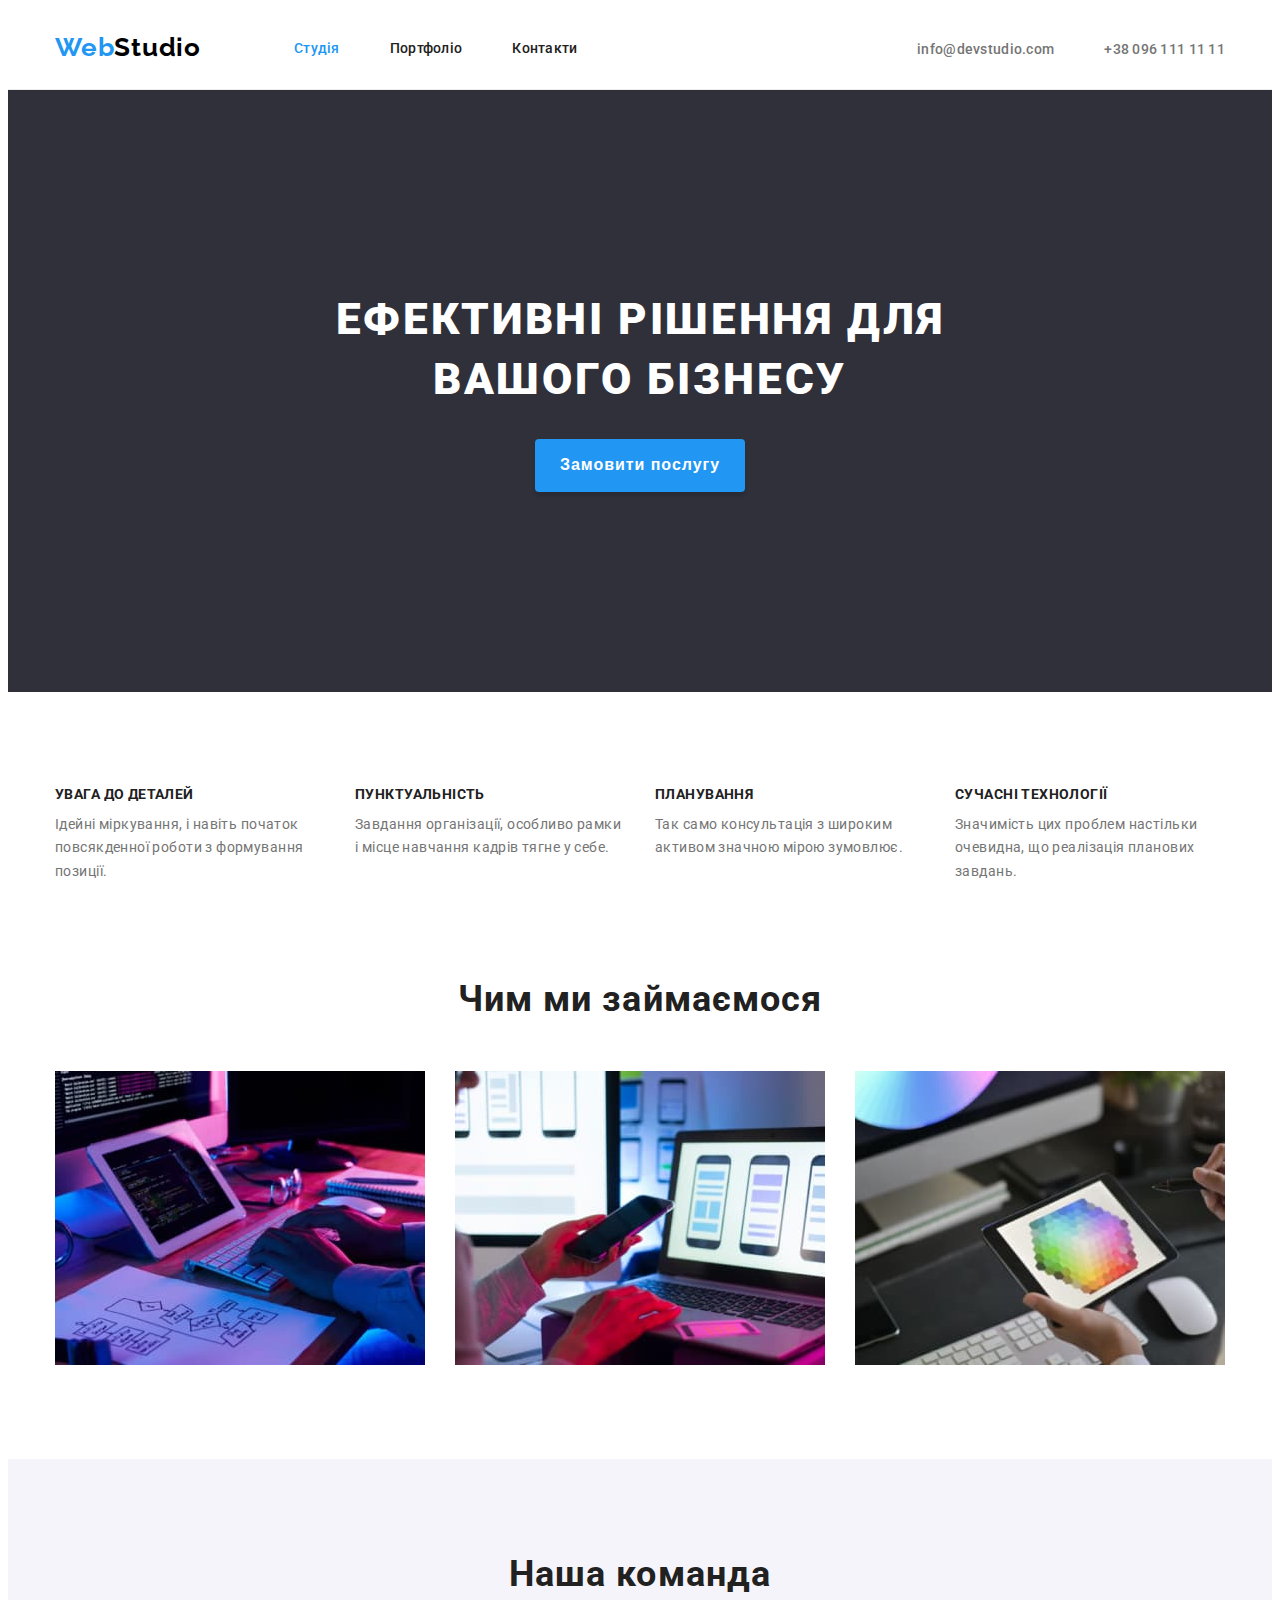
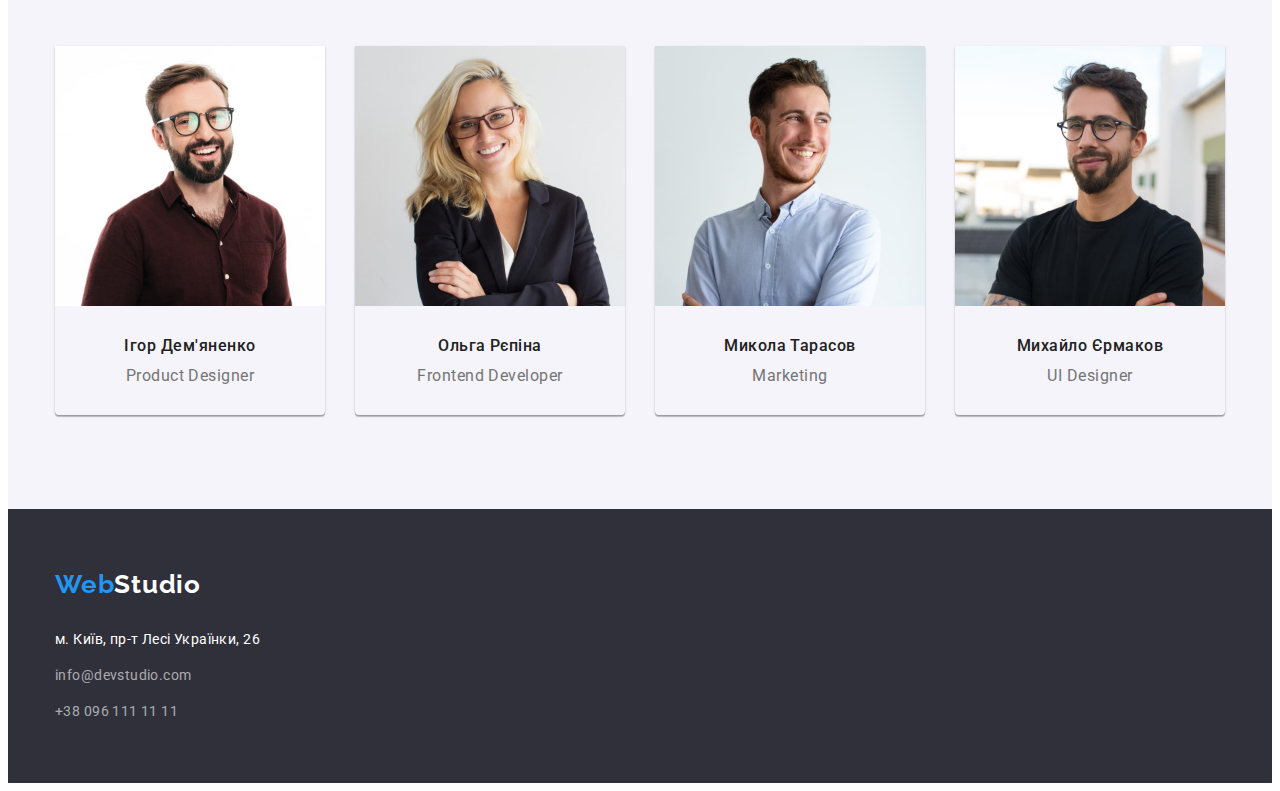
<file: index.html>
<!DOCTYPE html>
<html lang="uk">
  <head>
    <meta charset="UTF-8" />
    <meta name="viewport" content="width=device-width, initial-scale=1.0" />
    <title>WebStudio</title>
    <link rel="preconnect" href="https://fonts.googleapis.com" />
    <link rel="preconnect" href="https://fonts.gstatic.com" crossorigin />
    <link
      href="https://fonts.googleapis.com/css2?family=Raleway:wght@700&family=Roboto:wght@400;500;700;900&display=swap"
      rel="stylesheet"
    />
    <link
      rel="stylesheet"
      href="https://cdnjs.cloudflare.com/ajax/libs/modern-normalize/2.0.0/modern-normalize.min.css"
      integrity="sha512-4xo8blKMVCiXpTaLzQSLSw3KFOVPWhm/TRtuPVc4WG6kUgjH6J03IBuG7JZPkcWMxJ5huwaBpOpnwYElP/m6wg=="
      crossorigin="anonymous"
      referrerpolicy="no-referrer"
    />
    <link rel="stylesheet" href="./css/styles.css" />
  </head>
  <body>
    <!-- Шапка -->
    <header class="page-header">
      <div class="container header-container">
        <nav class="page-nav">
          <a
            class="logo"
            href="./index.html"
            aria-label="Логотип сайту Вебстудіо"
            >Web<span class="nav-logo">Studio</span></a
          >
          <ul class="nav-list list">
            <li class="nav-item">
              <a class="nav-link studio-link" href="./index.html">Студія</a>
            </li>
            <li class="nav-item">
              <a class="nav-link" href="./portfolio.html">Портфоліо</a>
            </li>
            <li class="nav-item"><a class="nav-link" href="#">Контакти</a></li>
          </ul>
        </nav>
        <ul class="contact-list list">
          <li class="contact-item">
            <a class="contact-link link" href="mailto:info@devstudio.com"
              >info@devstudio.com</a
            >
          </li>
          <li class="contact-item">
            <a class="contact-link link" href="tel:+380961111111"
              >+38 096 111 11 11</a
            >
          </li>
        </ul>
      </div>
    </header>

    <!--Головний блок-->

    <main>
      <!-- Блок-герой -->
      <section class="hero">
        <div class="container">
          <h1>Ефективні рішення для вашого бізнесу</h1>
          <button class="button" type="button">Замовити послугу</button>
        </div>
      </section>
      <!-- Особливості -->
      <section class="benefits-section section">
        <div class="container">
          <h2 class="section-tittle visually-hidden">Наші особливості</h2>
          <ul class="benefits-list list">
            <li class="benefits-item">
              <h3 class="benefits-subtittle">УВАГА ДО ДЕТАЛЕЙ</h3>
              <p class="benefits-text">
                Ідейні міркування, і навіть початок повсякденної роботи з
                формування позиції.
              </p>
            </li>
            <li class="benefits-item">
              <h3 class="benefits-subtittle">ПУНКТУАЛЬНІСТЬ</h3>
              <p class="benefits-text">
                Завдання організації, особливо рамки і місце навчання кадрів
                тягне у себе.
              </p>
            </li>
            <li class="benefits-item">
              <h3 class="benefits-subtittle">ПЛАНУВАННЯ</h3>
              <p class="benefits-text">
                Так само консультація з широким активом значною мірою зумовлює.
              </p>
            </li>
            <li class="benefits-item">
              <h3 class="benefits-subtittle">СУЧАСНІ ТЕХНОЛОГІЇ</h3>
              <p class="benefits-text">
                Значимість цих проблем настільки очевидна, що реалізація
                планових завдань.
              </p>
            </li>
          </ul>
        </div>
      </section>
      <!-- Чим ми займаємося -->
      <section class="gallery-section section">
        <div class="container">
          <h2 class="section-tittle">Чим ми займаємося</h2>
          <ul class="gallery-list list">
            <li class="gallery-item">
              <img
                class="gsllery-image img"
                src="./img/tasks/wright_code.jpg"
                alt="розробник пише код"
                width="370"
                height="294"
              />
            </li>
            <li class="gallery-item">
              <img
                class="gsllery-image img"
                src="./img/tasks/design_for_smartphones.jpg"
                alt="дизайнер розробляє дизайн сторінки під смартфон"
                width="370"
                height="294"
              />
            </li>
            <li class="gallery-item">
              <img
                class="gsllery-image img"
                src="./img/tasks/palitra.jpg"
                alt="дизайнер обирає колір на палітрі"
                width="370"
                height="294"
              />
            </li>
          </ul>
        </div>
      </section>
      <!-- Наша команда -->
      <section class="team-section section">
        <div class="container">
          <h2 class="section-tittle">Наша команда</h2>
          <ul class="team-list list">
            <li class="team-item">
              <img
                class="team-image img"
                src="./img/team/igor.jpg"
                alt="Ігора Дем'яненко"
                width="270"
                height="260"
              />
              <div class="team-conteiner">
                <h3 class="team-subtittle">Ігор Дем'яненко</h3>
                <p class="team-text">Product Designer</p>
              </div>
            </li>
            <li class="team-item">
              <img
                class="team-image img"
                src="./img/team/olga.jpg"
                alt="фото Ольги Рєпіної"
                width="270"
                height="260"
              />
              <div class="team-conteiner">
                <h3 class="team-subtittle">Ольга Рєпіна</h3>
                <p class="team-text">Frontend Developer</p>
              </div>
            </li>
            <li class="team-item">
              <img
                class="team-image img"
                src="./img/team/mykola.jpg"
                alt="фото Миколи Тарасова"
                width="270"
                height="260"
              />
              <div class="team-conteiner">
                <h3 class="team-subtittle">Микола Тарасов</h3>
                <p class="team-text">Marketing</p>
              </div>
            </li>
            <li class="team-item">
              <img
                class="team-image img"
                src="./img/team/myhailo.jpg"
                alt="фото Михайла Єрмакова"
                width="270"
                height="260"
              />
              <div class="team-conteiner">
                <h3 class="team-subtittle">Михайло Єрмаков</h3>
                <p class="team-text">UI Designer</p>
              </div>
            </li>
          </ul>
        </div>
      </section>
    </main>
    <!-- Підвал -->
    <footer class="page-footer">
      <div class="container">
        <a class="logo logo-footer" href="./index.html"
          >Web<span class="footer-logo">Studio</span></a
        >
        <address class="address">
          <p class="address-text">м. Київ, пр-т Лесі Українки, 26</p>
          <ul class="address list">
            <li class="address-item">
              <a class="address-link" href="mailto:info@devstudio.com"
                >info@devstudio.com</a
              >
            </li>
            <li class="address-item">
              <a class="address-link" href="tel:+380961111111"
                >+38 096 111 11 11</a
              >
            </li>
          </ul>
        </address>
      </div>
    </footer>
  </body>
</html>
</file>
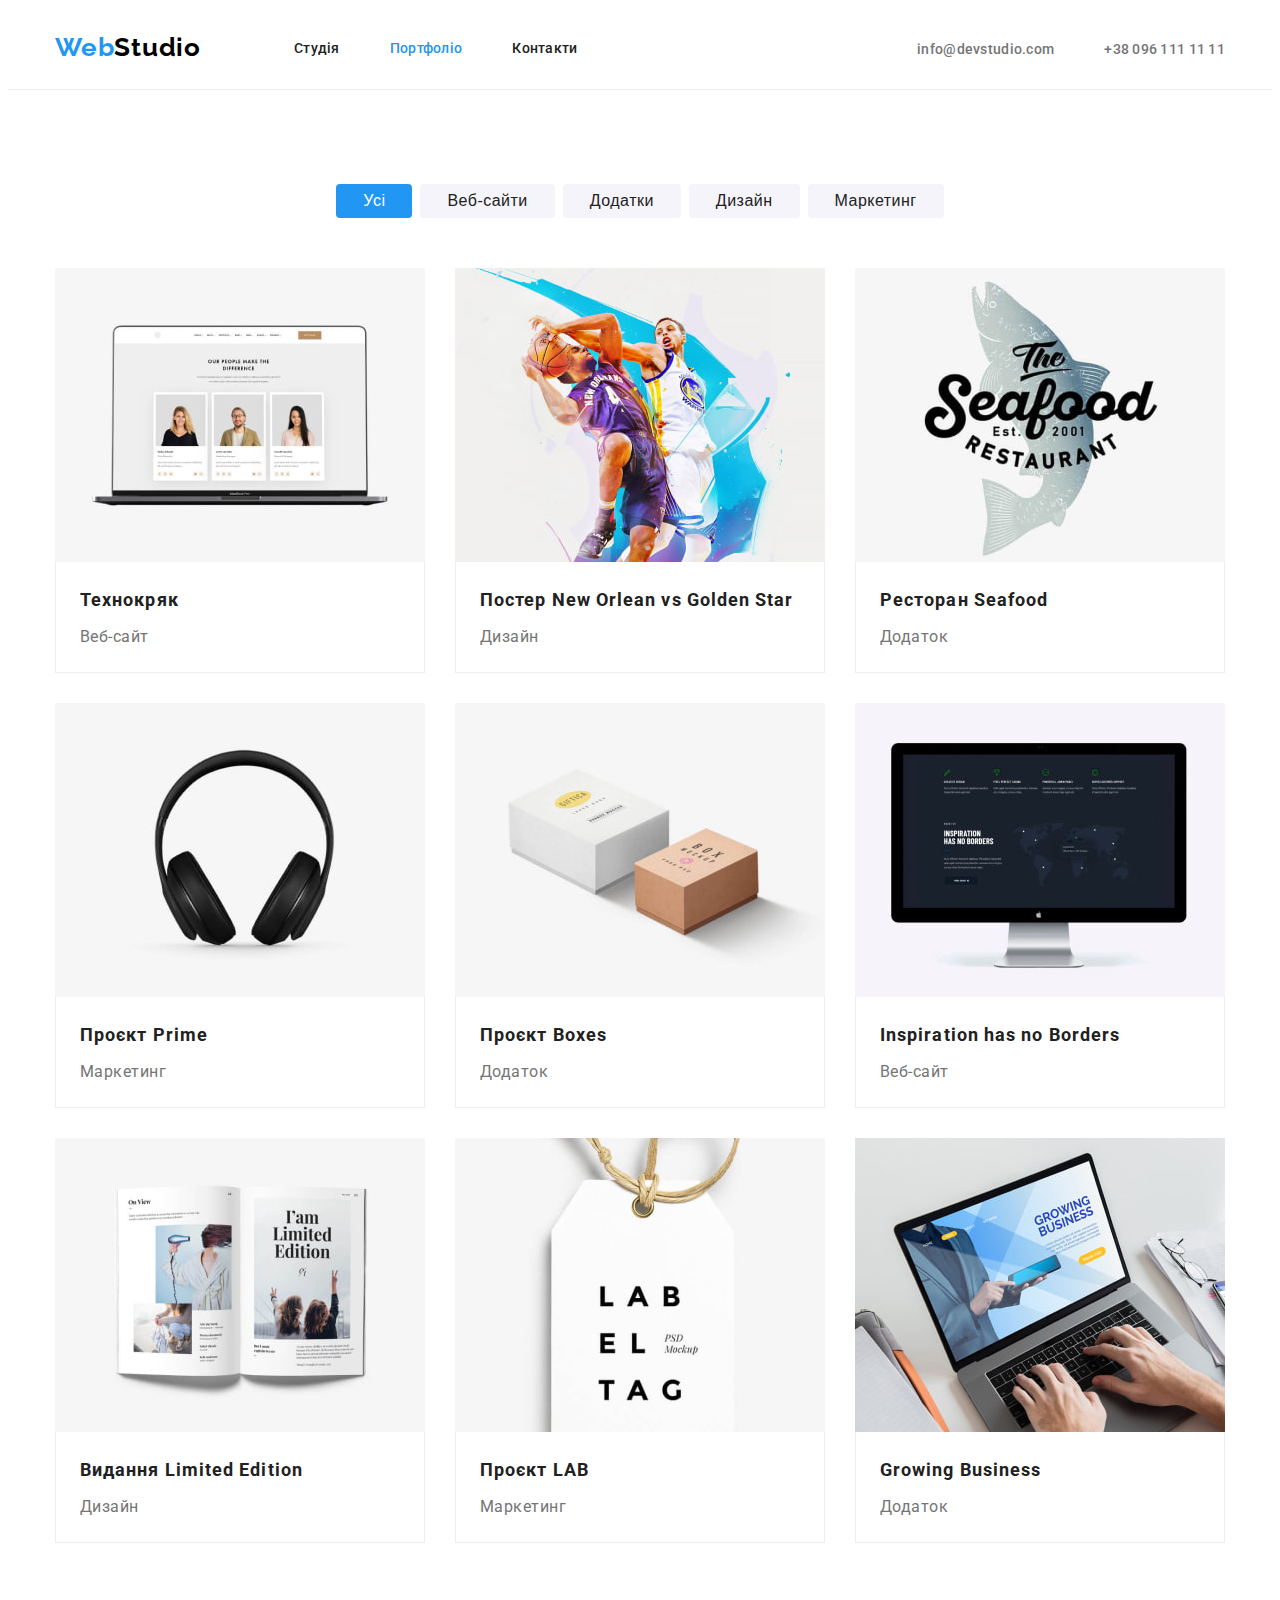
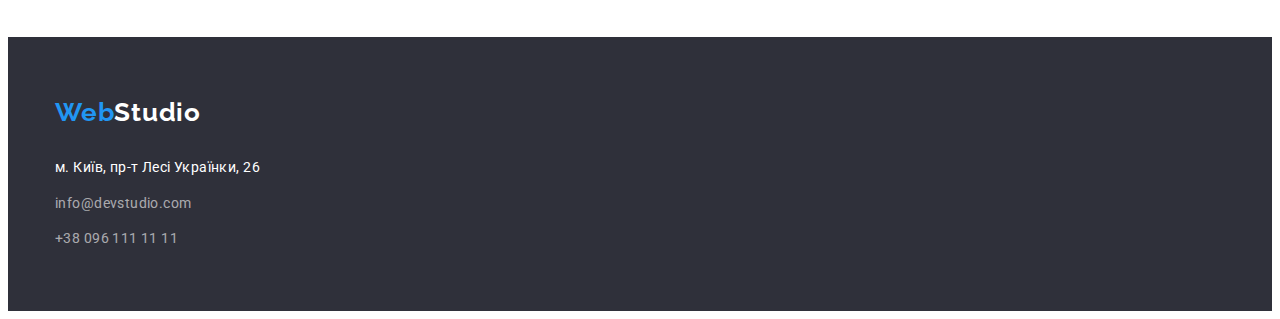
<file: portfolio.html>
<!DOCTYPE html>
<html lang="uk">
  <head>
    <meta charset="UTF-8" />
    <meta name="viewport" content="width=device-width, initial-scale=1.0" />
    <title>Portfolio</title>
    <link rel="preconnect" href="https://fonts.googleapis.com" />
    <link rel="preconnect" href="https://fonts.gstatic.com" crossorigin />
    <link
      href="https://fonts.googleapis.com/css2?family=Raleway:wght@700&family=Roboto:wght@400;500;700;900&display=swap"
      rel="stylesheet"
    />
    <link
      rel="stylesheet"
      href="https://cdnjs.cloudflare.com/ajax/libs/modern-normalize/2.0.0/modern-normalize.min.css"
      integrity="sha512-4xo8blKMVCiXpTaLzQSLSw3KFOVPWhm/TRtuPVc4WG6kUgjH6J03IBuG7JZPkcWMxJ5huwaBpOpnwYElP/m6wg=="
      crossorigin="anonymous"
      referrerpolicy="no-referrer"
    />
    <link rel="stylesheet" href="./css/styles.css" />
  </head>
  <body>
    <!-- Шапка -->
    <header class="page-header">
      <div class="container header-container">
        <nav class="page-nav">
          <a
            class="logo"
            href="./index.html"
            aria-label="Логотип сайту Вебстудіо"
            >Web<span class="nav-logo">Studio</span></a
          >
          <ul class="nav-list list">
            <li class="nav-item">
              <a class="nav-link" href="./index.html">Студія</a>
            </li>
            <li class="nav-item">
              <a class="nav-link portfolio-link" href="./portfolio.html"
                >Портфоліо</a
              >
            </li>
            <li class="nav-item"><a class="nav-link" href="#">Контакти</a></li>
          </ul>
        </nav>
        <ul class="contact-list list">
          <li class="contact-item">
            <a class="contact-link link" href="mailto:info@devstudio.com"
              >info@devstudio.com</a
            >
          </li>
          <li class="contact-item">
            <a class="contact-link link" href="tel:+380961111111"
              >+38 096 111 11 11</a
            >
          </li>
        </ul>
      </div>
    </header>

    <!-- Головний блок -->

    <main>
      <!-- Портфоліо -->
        <section class="portfolio-section section">
          <div class="container">
            <h1 class="section-tittle visually-hidden">Наше портфоліо</h1>
          <ul class="portfolio-list list">
            <li class="portfolio-item">
              <button class="btn btn-first" type="button">Усі</button>
            </li>
            <li class="portfolio-item">
              <button class="btn" type="button">Веб-сайти</button>
            </li>
            <li class="portfolio-item">
              <button class="btn" type="button">Додатки</button>
            </li>
            <li class="portfolio-item">
              <button class="btn" type="button">Дизайн</button>
            </li>
            <li class="portfolio-item">
              <button class="btn" type="button">Маркетинг</button>
            </li>
          </ul>
          <ul class="portfolio-items list">
            <li class="item">
              <a class="link-item" href="#">
                <img
                  class="image-item img"
                  src="./img/portfolio/portfolio-img-1.jpg"
                  alt="зображення веб-сайту, відкритому на ноутбуці"
                  width="370"
                  height="294"
                />
                <div class="card-container">
                  <h2 class="tittle-item">Технокряк</h2>
                  <p class="text-item">Веб-сайт</p>
                </div>
              </a>
            </li>
            <li class="item">
              <a class="link-item" href="#">
                <img
                  class="image-item img"
                  src="./img/portfolio/portfolio-img-2.jpg"
                  alt="постер з баскедболістами"
                  width="370"
                  height="294"
                />
                <div class="card-container">
                  <h2 class="tittle-item">Постер New Orlean vs Golden Star</h2>
                  <p class="text-item">Дизайн</p>
                </div>
              </a>
            </li>
            <li class="item">
              <a class="link-item" href="#">
                <img
                  class="image-item img"
                  src="./img/portfolio/portfolio-img-3.jpg"
                  alt="логотип ресторану"
                  width="370"
                  height="294"
                />
                <div class="card-container">
                  <h2 class="tittle-item">Ресторан Seafood</h2>
                  <p class="text-item">Додаток</p>
                </div>
              </a>
            </li>
            <li class="item">
              <a class="link-item" href="#">
                <img
                  class="image-item img"
                  src="./img/portfolio/portfolio-img-4.jpg"
                  alt="фото навушників"
                  width="370"
                  height="294"
                />
                <div class="card-container">
                  <h2 class="tittle-item">Проєкт Prime</h2>
                  <p class="text-item">Маркетинг</p>
                </div>
              </a>
            </li>
            <li class="item">
              <a class="link-item" href="#">
                <img
                  class="image-item img"
                  src="./img/portfolio/portfolio-img-5.jpg"
                  alt="біла та коричнева коробка"
                  width="370"
                  height="294"
                />
                <div class="card-container">
                  <h2 class="tittle-item">Проєкт Boxes</h2>
                  <p class="text-item">Додаток</p>
                </div>
              </a>
            </li>
            <li class="item">
              <a class="link-item" href="#">
                <img
                  class="image-item img"
                  src="./img/portfolio/portfolio-img-6.jpg"
                  alt="зображення веб-сайту, відкритому на аймак"
                  width="370"
                  height="294"
                />
                <div class="card-container">
                  <h2 class="tittle-item">Inspiration has no Borders</h2>
                  <p class="text-item">Веб-сайт</p>
                </div>
              </a>
            </li>
            <li class="item">
              <a class="link-item" href="#">
                <img
                  class="image-item img"
                  src="./img/portfolio/portfolio-img-7.jpg"
                  alt="розгорнутий журнал"
                  width="370"
                  height="294"
                />
                <div class="card-container">
                  <h2 class="tittle-item">Видання Limited Edition</h2>
                  <p class="text-item">Дизайн</p>
                </div>
              </a>
            </li>
            <li class="item">
              <a class="link-item" href="#">
                <img
                  class="image-item img"
                  src="./img/portfolio/portfolio-img-8.jpg"
                  alt="лейбл на нитці"
                  width="370"
                  height="294"
                />
                <div class="card-container">
                  <h2 class="tittle-item">Проєкт LAB</h2>
                  <p class="text-item">Маркетинг</p>
                </div>
              </a>
            </li>
            <li class="item">
              <a class="link-item" href="#">
                <img
                  class="image-item img"
                  src="./img/portfolio/portfolio-img-9.jpg"
                  alt="веб-додаток відкритий на ноутбуці"
                  width="370"
                  height="294"
                />
                <div class="card-container">
                  <h2 class="tittle-item">Growing Business</h2>
                  <p class="text-item">Додаток</p>
                </div>
              </a>
            </li>
          </ul>
          </div>
        </section>
    </main>
    <!-- Підвал -->
    <footer class="page-footer">
      <div class="container">
        <a class="logo logo-footer" href="./index.html"
          >Web<span class="footer-logo">Studio</span></a
        >
        <address class="address">
          <p class="address-text">м. Київ, пр-т Лесі Українки, 26</p>
          <ul class="address list">
            <li class="address-item">
              <a class="address-link" href="mailto:info@devstudio.com"
                >info@devstudio.com</a
              >
            </li>
            <li class="address-item">
              <a class="address-link" href="tel:+380961111111"
                >+38 096 111 11 11</a
              >
            </li>
          </ul>
        </address>
      </div>
    </footer>
  </body>
</html>
</file>
<file: css/styles.css>
:root {
  --background-color-1: #ffffff;
  --background-color-2: #f5f4fa;
  --background-color-3: #2f303a;
  --accent-color: #2196f3;
  --main-black-color: #212121;
  --text-color: #757575;
  --footer-link-color: rgba(255, 255, 255, 0.6);
  --border-color: #ececec;
  --border-second-color: #eeeeee;
}
*,
*::before,
*::after {
  box-sizing: border-box;
}
body {
  background-color: var(--background-color-1);
  font-family: 'Roboto', sans-serif;
}
h1,
h2,
h3,
h4,
h5,
h6,
p {
  margin: 0;
  padding: 0;
}
.container {
  max-width: 1200px;
  margin: 0 auto;
  padding-left: 15px;
  padding-right: 15px;
}
.section {
  padding-top: 94px;
  padding-bottom: 94px;
}
.list {
  list-style: none;

  margin: 0;
  padding: 0;
}
/* Сторінка "Студія" */
/* Шапка */
.page-header {
  border-bottom: 1px solid var(--border-color);
}
.header-container {
  display: flex;
  align-items: center;
}
.page-nav {
  display: flex;
  align-items: center;
}
.logo {
  padding-top: 24px;
  padding-bottom: 25px;

  color: var(--accent-color);

  font-family: 'Raleway', sans-serif;
  text-decoration: none;
  font-size: 26px;
  font-weight: 700;
  line-height: 1.2;
  letter-spacing: 0.78px;
}
.nav-logo {
  color: #000000;
}
.nav-list {
  display: flex;
  align-items: center;
  margin-left: 93px;

  list-style: none;
}
.nav-item:not(:last-child) {
  margin-right: 50px;
}
.nav-link {
  display: block;
  padding-top: 32px;
  padding-bottom: 32px;

  color: var(--main-black-color);

  font-size: 14px;
  font-weight: 500;
  line-height: 1.2;
  letter-spacing: 0.28px;
  text-decoration: none;
}
.studio-link {
  color: var(--accent-color);
}
.nav-link:hover,
.nav-link:focus,
.nav-link:active {
  color: var(--accent-color);
}
.contact-list {
  display: flex;
  margin-left: auto;
}
.contact-item:not(:last-child) {
  margin-right: 50px;
}
.contact-link {
  padding-top: 32px;
  padding-bottom: 32px;

  color: var(--text-color);

  text-decoration: none;
  font-size: 14px;
  font-weight: 500;
  line-height: 1.2;
  letter-spacing: 0.28px;
}
.contact-link:hover,
.contact-link:focus {
  color: var(--accent-color);
}

/* Основний блок */
.section-tittle {
  color: var(--main-black-color);
  text-align: center;
  font-size: 36px;
  font-weight: 700;
  line-height: 1.2;
  letter-spacing: 1.08px;
}

/* Герой */
.hero {
  background-color: var(--background-color-3);

  text-align: center;

  padding-top: 200px;
  padding-bottom: 200px;
}
h1 {
  width: 696px;
  margin-right: auto;
  margin-left: auto;

  color: var(--background-color-1);

  margin-bottom: 30px;

  font-size: 44px;
  font-weight: 900;
  line-height: 1.36;
  letter-spacing: 2.64px;
  text-transform: uppercase;
}
.button {
  display: block;
  margin-right: auto;
  margin-left: auto;

  color: var(--background-color-1);
  background-color: var(--accent-color);

  min-width: 200px;
  padding-top: 10px;
  padding-right: 24px;
  padding-bottom: 10px;
  padding-left: 24px;

  border: 1px solid transparent;
  border-radius: 4px;
  box-shadow: 0px 4px 4px 0px rgba(0, 0, 0, 0.15);

  font-size: 16px;
  font-weight: 700;
  line-height: 1.9;
  letter-spacing: 0.96px;
  cursor: pointer;
}

/* Особливості */
.benefits-section {
  padding-bottom: 0;
}
.visually-hidden {
  position: absolute;
  width: 1px;
  height: 1px;
  margin: -1px;
  border: 0;
  padding: 0;

  white-space: nowrap;
  clip-path: inset(100%);
  clip: rect(0 0 0 0);
  overflow: hidden;
}

.benefits-list {
  display: flex;
}
.benefits-item {
  width: 270px;
}
.benefits-item:not(:last-child) {
  margin-right: 30px;
}
.benefits-subtittle {
  color: var(--main-black-color);

  font-size: 14px;
  font-weight: 700;
  line-height: 1.2;
  letter-spacing: 0.42px;
  text-transform: uppercase;

  margin-bottom: 10px;
}
.benefits-text {
  color: var(--text-color);

  font-size: 14px;
  line-height: 1.7;
  letter-spacing: 0.42px;
}

/* Галерея */
.section-tittle {
  margin-bottom: 50px;
}
.gallery-list {
  display: flex;
  gap: 30px;
}
.img {
  display: block;
}

/* Команда */
.team-section {
  background-color: var(--background-color-2);
}
.team-list {
  display: flex;
  gap: 30px;
}
.team-item {
  border-bottom-right-radius: 4px;
  border-bottom-left-radius: 4px;
  box-shadow: 0px 2px 1px 0px rgba(0, 0, 0, 0.2),
    0px 1px 1px 0px rgba(0, 0, 0, 0.14), 0px 1px 3px 0px rgba(0, 0, 0, 0.12);

  text-align: center;
}
.team-conteiner {
  padding-top: 30px;
  padding-bottom: 30px;
}
.team-subtittle {
  color: var(--main-black-color);
  font-size: 16px;
  font-weight: 500;
  line-height: 1.2;
  letter-spacing: 0.48px;

  margin-bottom: 10px;
}
.team-text {
  color: var(--text-color);
  font-size: 16px;
  line-height: 1.2;
  letter-spacing: 0.48px;
}

/* Підвал */
.page-footer {
  background-color: var(--background-color-3);

  padding-top: 60px;
  padding-bottom: 60px;
}
.logo-footer {
  display: inline-block;
  margin-bottom: 28px;
  padding: 0;
}
.footer-logo {
  color: #ffffff;
}
.address-text {
  display: inline-block;
  margin-bottom: 12px;

  color: var(--background-color-1);

  font-size: 14px;
  font-style: normal;
  line-height: 1.7;
  letter-spacing: 0.42px;
}
.address-link {
  display: inline-block;

  color: var(--footer-link-color);

  font-size: 14px;
  font-style: normal;
  line-height: 1.7;
  letter-spacing: 0.42px;
  text-decoration: none;
}
.address-item:first-child {
  margin-bottom: 12px;
}
.address-link:hover,
.address-link:focus {
  color: var(--background-color-1);
}

/* Сторінка "Портфоліо" */
/* Шапка */
.portfolio-link {
  color: var(--accent-color);
}
/* Секція портфоліо */
.portfolio-list {
  display: flex;
  justify-content: center;

  margin-bottom: 50px;
}
.portfolio-item {
  margin-right: 8px;
}
.portfolio-item:last-child {
  margin-right: 0;
}
.btn {
  padding-top: 6px;
  padding-right: 25px;
  padding-bottom: 6px;
  padding-left: 25px;
  border-radius: 4px;
  border-color: transparent;

  color: var(--main-black-color);
  background-color: var(--background-color-2);

  font-size: 16px;
  font-weight: 500;
  line-height: 1, 62;
  letter-spacing: 0.48px;
  cursor: pointer;
}
.btn-first {
  color: var(--background-color-1);
  background-color: var(--accent-color);
}
.btn:hover,
.btn:focus {
  color: var(--background-color-1);
  background-color: var(--accent-color);
}
.portfolio-items {
  display: flex;
  flex-wrap: wrap;
  gap: 30px;
}
.item {
  flex-basis: calc((100% - 60px) / 3);
}
.link-item {
  text-decoration: none;
}
.card-container {
  padding-top: 20px;
  padding-right: 24px;
  padding-bottom: 20px;
  padding-left: 24px;
  border-right: 1px solid var(--border-second-color);
  border-bottom: 1px solid var(--border-second-color);
  border-left: 1px solid var(--border-second-color);
}
.tittle-item {
  margin-bottom: 4px;

  color: var(--main-black-color);

  font-size: 18px;
  font-weight: 700;
  line-height: 2;
  letter-spacing: 1.08px;
}
.text-item {
  color: var(--text-color);

  font-size: 16px;
  line-height: 1.87;
  letter-spacing: 0.48px;
}
</file>
